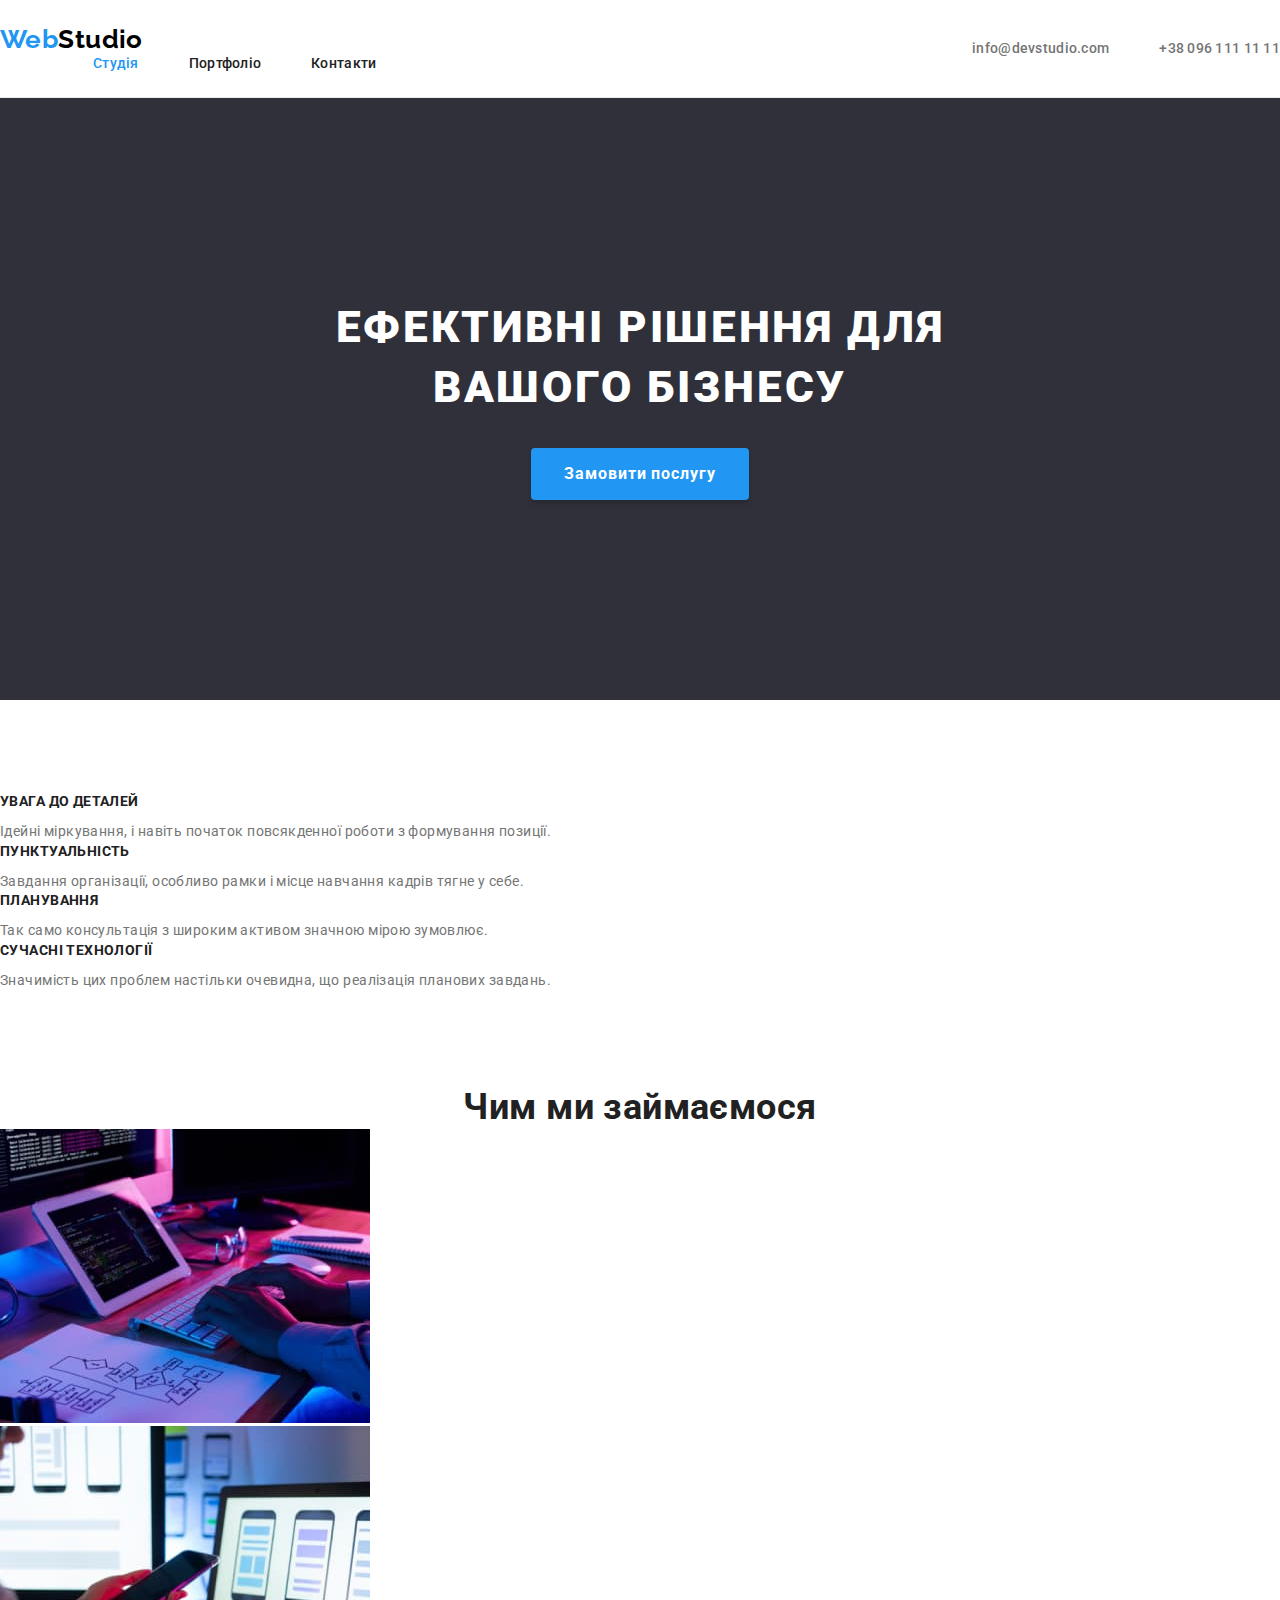
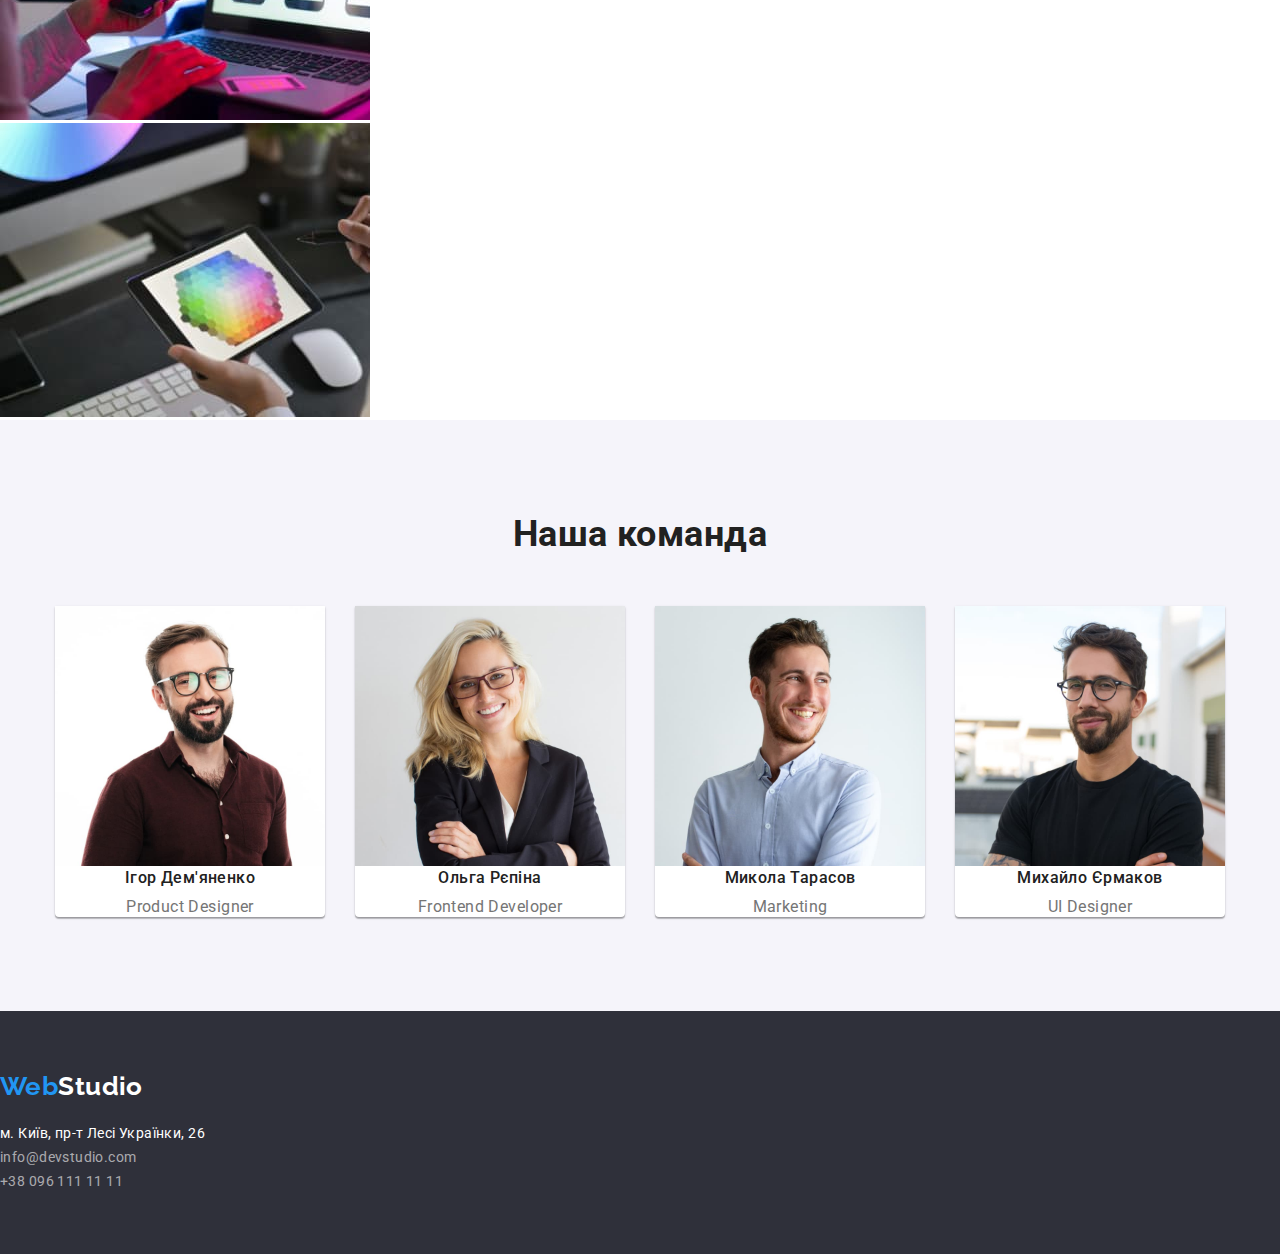
<file: index.html>
<!DOCTYPE html>
<html lang="uk">
  <head>
    <meta charset="UTF-8" />
    <meta http-equiv="X-UA-Compatible" content="IE=edge" />
    <meta name="viewport" content="width=device-width, initial-scale=1.0" />
    <title>Document</title>
    <link rel="preconnect" href="https://fonts.googleapis.com" />
    <link rel="preconnect" href="https://fonts.gstatic.com" crossorigin />
    <link
      href="https://fonts.googleapis.com/css2?family=Raleway:wght@700&family=Roboto:wght@400;500;700;900&display=swap"
      rel="stylesheet"
    />
<link rel="stylesheet" href="https://cdnjs.cloudflare.com/ajax/libs/modern-normalize/1.1.0/modern-normalize.min.css" integrity="sha512-wpPYUAdjBVSE4KJnH1VR1HeZfpl1ub8YT/NKx4PuQ5NmX2tKuGu6U/JRp5y+Y8XG2tV+wKQpNHVUX03MfMFn9Q==" crossorigin="anonymous" referrerpolicy="no-referrer" />
    <link rel="stylesheet" href="./css/style.css" />
  </head>
  <body>
    <header class="header">
<div class="conteiner header-container">
        <nav class="heder-navigation">
          <a class="icon" href="./index.html"
            ><span class="icon-web">Web</span
            ><span class="icon-studio">Studio</span></a
          >
  
          <ul class="nav-list list">
            <li class="nav-list-item"><a href="./index.html" class="link active">Студія</a></li>
            <li class="nav-list-item"><a href="./portfolio.html" class="link">Портфоліо</a></li>
            <li class="nav-list-item"><a href="" class="link">Контакти</a></li>
          </ul>
        </nav>
        <ul class="nav-contact list">
          <li>
            <a href="mailto:info@devstudio.com" target="_blank" class="contact"
              >info@devstudio.com</a
            >
          </li>
  
          <li><a href="tel:+380961111111"  class="contact">+38 096 111 11 11</a></li>
        </ul>
</div>
    </header>
    <main>
      <section class="hero conteiner">
        <h1 class="hero-titel">
          Ефективні рішення для <br />
          вашого бізнесу
        </h1>
        <button type="button" class="hero-button button">
          Замовити послугу
        </button>
      </section>

      <section class="section-qualities ">
  <div class="conteiner">
              <h2 class="title-invisible">Якості нашої компаніі</h2>
                <ul class="list qualities-conteiner-text">
                  <li class="width-column">
                    <h3 class="title">УВАГА ДО ДЕТАЛЕЙ</h3>
                    <p class="text">
                      Ідейні міркування, і навіть початок повсякденної роботи з
                      формування позиції.
                    </p>
                  </li>
                  <li class="width-column">
                    <h3 class="title">ПУНКТУАЛЬНІСТЬ</h3>
                    <p class="text">
                      Завдання організації, особливо рамки і місце навчання кадрів тягне
                      у себе.
                    </p>
                  </li>
                  <li class="width-column">
                    <h3 class="title">ПЛАНУВАННЯ</h3>
                    <p class="text">
                      Так само консультація з широким активом значною мірою зумовлює.
                    </p>
                  </li>
                  <li class="width-column">
                    <h3 class="title">СУЧАСНІ ТЕХНОЛОГІЇ</h3>
                    <p class="text">
                      Значимість цих проблем настільки очевидна, що реалізація планових
                      завдань.
                    </p>
                  </li>
                </ul>
  </div>
        </section>
  
        <section>
  <div class="conteiner">
            <h2 class="section-title">Чим ми займаємося</h2>
            <ul class="list qualities-pictures">
              <li>
                <img
                  src="./images/box1.jpg"
                  alt="На малюнку зоображена Розробка"
                  width="370"
                />
              </li>
              <li>
                <img
                  src="./images/box2.jpg"
                  alt="На малюнку зоображена Оптимізація"
                  width="370"
                />
              </li>
              <li>
                <img
                  src="./images/box3.jpg"
                  alt="На малюнку зоображений Дизайн"
                  width="370"
                />
              </li>
            </ul>
  </div>
      </section>

      <section class="section-our-team">
<div class="conteiner conteiner-section-our-team">
  
          <h2 class="section-title">Наша команда</h2>
          <ul class="list">
            <li class="item">
              <img
                src="./images/img.jpg"
                alt="Фото Ігор Дем'яненко"
                width="270"
              />
              <h3 class="title">Ігор Дем'яненко</h3>
              <p class="text" lang="en">Product Designer</p>
            </li>
            <li class="item">
              <img
                src="./images/img(1).jpg"
                alt="Фото Ольга Рєпіна"
                width="270"
              />
              <h3 class="title">Ольга Рєпіна</h3>
              <p class="text" lang="en">Frontend Developer</p>
            </li>
            <li class="item">
              <img
                src="./images/img(2).jpg"
                alt="Фото Микола Тарасов"
                width="270"
              />
              <h3 class="title">Микола Тарасов</h3>
              <p class="text" lang="en">Marketing</p>
            </li>
            <li class="item">
              <img
                src="./images/img(3).jpg"
                alt="Фото Михайло Єрмаков"
                width="270"
              />
              <h3 class="title">Михайло Єрмаков</h3>
              <p class="text" lang="en">UI Designer</p>
            </li>
          </ul>
          
</div>
      </section>
    </main>

    <footer class="footer list">
<div class="conteiner footer-conteiner">
  
        <a class="icon" href="./index.html"
          ><span class="icon-web">Web</span
          ><span class="icon-studio">Studio</span></a
        >
  
        <address>
          <ul class="address list">
            <li class="footer-address">м. Київ, пр-т Лесі Українки, 26</li>
            <li>
              <a
                class="footer-contact"
                href="mailto:info@devstudio.com"
                target="_blank"
                >info@devstudio.com</a
              >
            </li>
            <li>
              <a class="footer-contact" href="tel:+380961111111"
                >+38 096 111 11 11</a
              >
            </li>
          </ul>
        </address>
        
</div>
    </footer>
  </body>
</html>
</file>
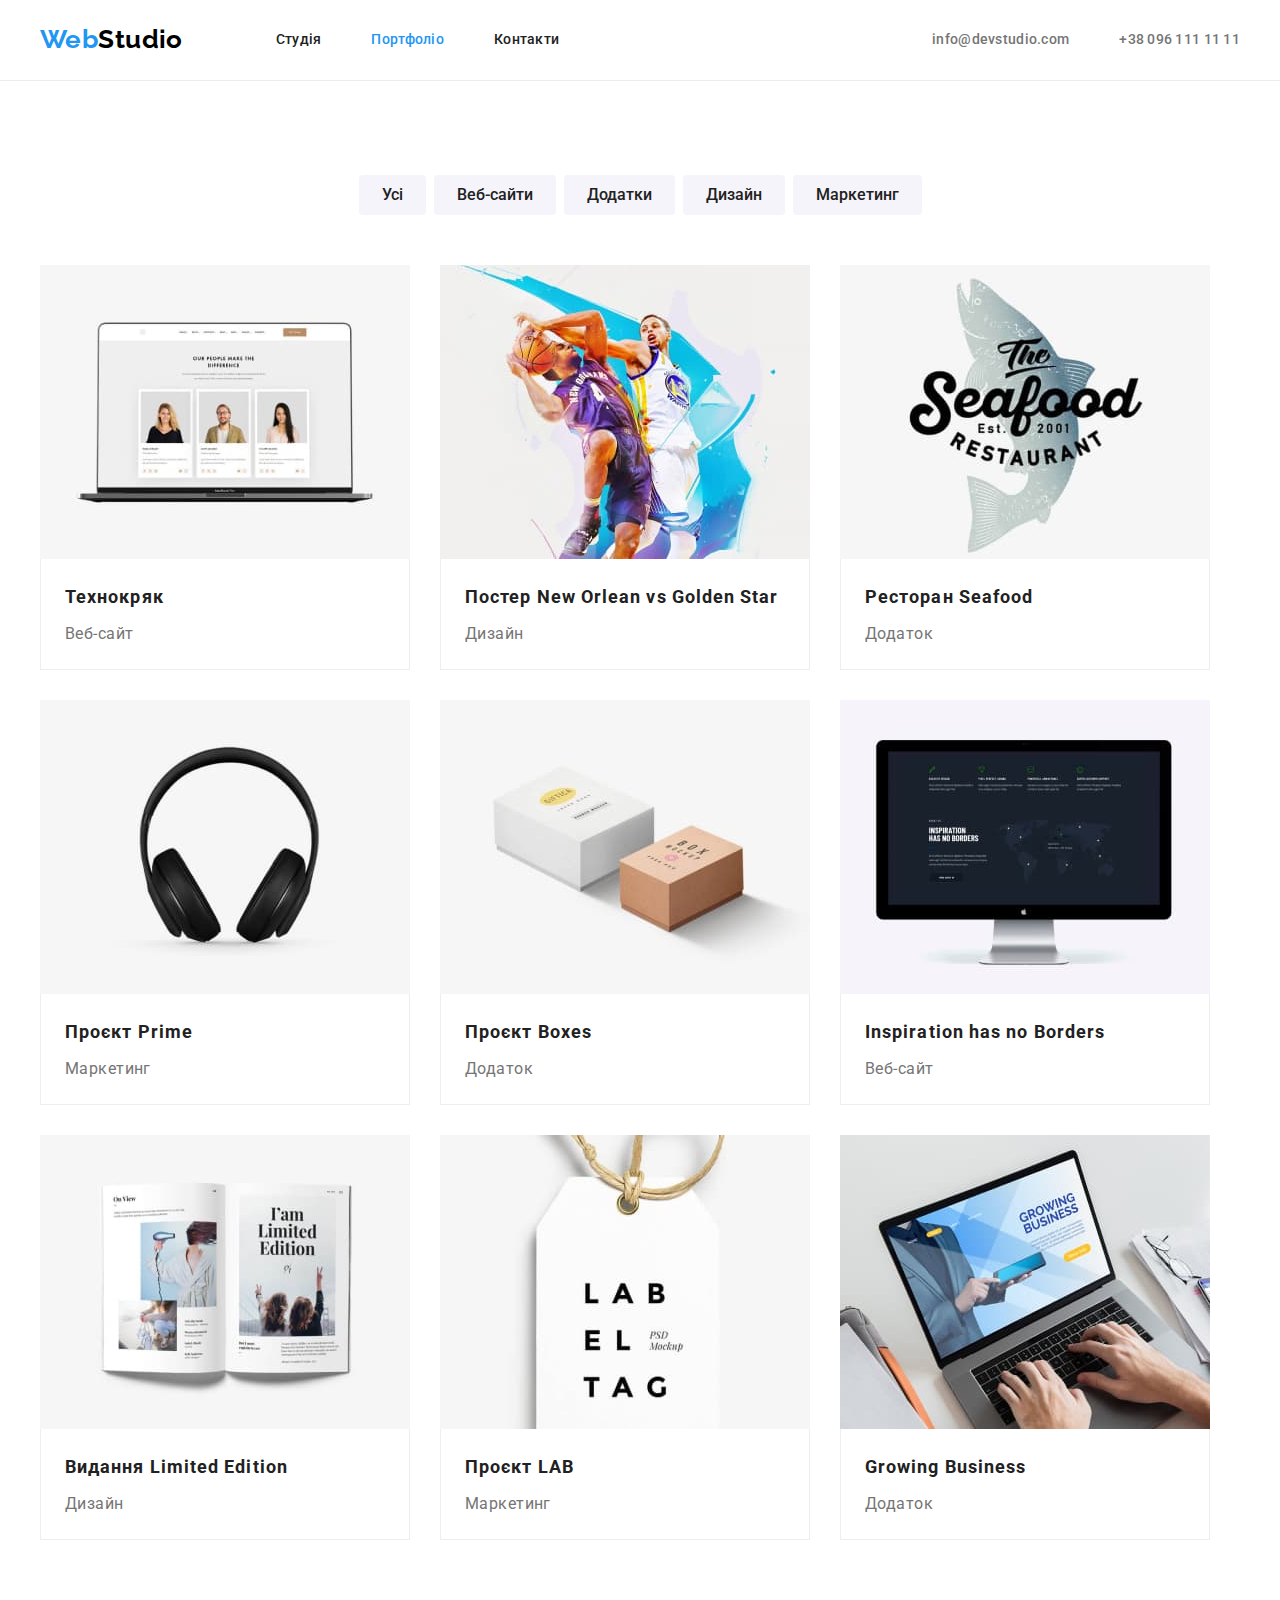
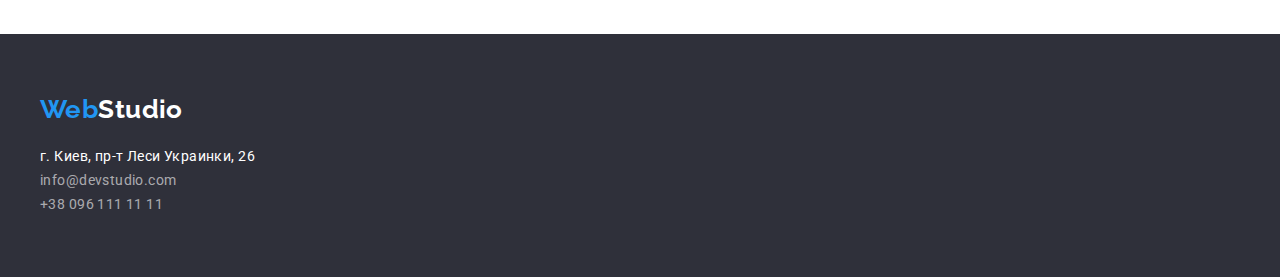
<file: portfolio.html>
<!DOCTYPE html>
<html lang="uk">
  <head>
    <meta charset="UTF-8" />
    <meta http-equiv="X-UA-Compatible" content="IE=edge" />
    <meta name="viewport" content="width=device-width, initial-scale=1.0" />
    <title>Studio</title>
    <link rel="preconnect" href="https://fonts.googleapis.com" />
    <link rel="preconnect" href="https://fonts.gstatic.com" crossorigin />
    <link
      href="https://fonts.googleapis.com/css2?family=Raleway:wght@700&family=Roboto:wght@400;500;700;900&display=swap"
      rel="stylesheet"
    />
    <link
      rel="stylesheet"
      href="https://cdnjs.cloudflare.com/ajax/libs/modern-normalize/1.1.0/modern-normalize.min.css"
      integrity="sha512-wpPYUAdjBVSE4KJnH1VR1HeZfpl1ub8YT/NKx4PuQ5NmX2tKuGu6U/JRp5y+Y8XG2tV+wKQpNHVUX03MfMFn9Q=="
      crossorigin="anonymous"
      referrerpolicy="no-referrer"
    />
    <link rel="stylesheet" href="./css/style.css" />
  </head>
  <body>
    <header class="header">
      <div class="container header-container">
        <nav class="header-navigation">
          <a class="icon" href="./index.html"
            ><span class="icon-web">Web</span
            ><span class="icon-studio">Studio</span></a
          >

          <ul class="nav-list list">
            <li class="nav-list-item">
              <a href="./index.html" class="link">Студія</a>
            </li>
            <li class="nav-list-item">
              <a href="./portfolio.html" class="link active">Портфоліо</a>
            </li>
            <li class="nav-list-item"><a href="" class="link">Контакти</a></li>
          </ul>
        </nav>
        <ul class="nav-contact list">
          <li>
            <a href="mailto:info@devstudio.com" target="_blank" class="contact"
              >info@devstudio.com</a
            >
          </li>

          <li>
            <a href="tel:+380961111111" class="contact">+38 096 111 11 11</a>
          </li>
        </ul>
      </div>
    </header>
    <main>
      <!-- filter -->
      <section class="section-filter-page-portfolio">
        <div class="container">
          <h1 class="title-invisible">Приклади наших робіт</h1>
          <ul class="list-filter list">
            <li>
              <button type="button" class="button-filter button">Усі</button>
            </li>
            <li>
              <button type="button" class="button-filter button">
                Веб-сайти
              </button>
            </li>
            <li>
              <button type="button" class="button-filter button">
                Додатки
              </button>
            </li>
            <li>
              <button type="button" class="button-filter button">Дизайн</button>
            </li>
            <li>
              <button type="button" class="button-filter button">
                Маркетинг
              </button>
            </li>
          </ul>
        

        <!-- examples of our works -->
        <ul class="examples-list list">
          <li class="examples-list-item">
            <a class="link" href="">
              <img
                src="./images/titleimg(1).jpg"
                alt="зоображення веб-сайту технокряк"
                width="370"
              />
              <div class="box-examples-title-and-text">
                <h3 class="examples-title">Технокряк</h3>
                <p class="examples-text">Веб-сайт</p>
              </div>
            </a>
          </li>
          <li class="examples-list-item">
            <a class="link" href="">
              <img
                src="./images/titleimg1(1).jpg"
                alt="зоображення дизайну Постер New Orlean vs Golden Star "
                width="370"
              />
              <div class="box-examples-title-and-text">
                <h3 class="examples-title">Постер New Orlean vs Golden Star</h3>
                <p class="examples-text">Дизайн</p>
              </div>
            </a>
          </li>
          <li class="examples-list-item">
            <a class="link" href="">
              <img
                src="./images/titleimg3(1).jpg"
                alt="зоображення Додаток Ресторан Seafood "
                width="370"
              />
              <div class="box-examples-title-and-text">
                <h3 class="examples-title">Ресторан Seafood</h3>
                <p class="examples-text">Додаток</p>
              </div>
            </a>
          </li>
          <li class="examples-list-item">
            <a class="link" href="">
              <img
                src="./images/titleimg4(1).jpg"
                alt="зоображення Маркетинг Проєкт Prime"
                width="370"
              />
              <div class="box-examples-title-and-text">
                <h3 class="examples-title">Проєкт Prime</h3>
                <p class="examples-text">Маркетинг</p>
              </div>
            </a>
          </li>
          <li class="examples-list-item">
            <a class="link" href="">
              <img
                src="./images/titleimg5(1).jpg"
                alt="зоображення Додаток Проєкт Boxes "
                width="370"
              />
              <div class="box-examples-title-and-text">
                <h3 class="examples-title">Проєкт Boxes</h3>
                <p class="examples-text">Додаток</p>
              </div>
            </a>
          </li>
          <li class="examples-list-item">
            <a class="link" href="">
              <img
                src="./images/titleimg6(1).jpg"
                alt="зоображення Веб-сайт Inspiration has no Borders "
                width="370"
              />
              <div class="box-examples-title-and-text">
                <h3 class="examples-title">Inspiration has no Borders</h3>
                <p class="examples-text">Веб-сайт</p>
              </div>
            </a>
          </li>
          <li class="examples-list-item">
            <a class="link" href="">
              <img
                src="./images/titleimg7(1).jpg"
                alt="зоображення Дизайн Видання Limited Edition"
                width="370"
              />
              <div class="box-examples-title-and-text">
                <h3 class="examples-title">Видання Limited Edition</h3>
                <p class="examples-text">Дизайн</p>
              </div>
            </a>
          </li>
          <li class="examples-list-item">
            <a class="link" href="">
              <img
                src="./images/titleimg8(1).jpg"
                alt="зоображення Маркетинг Проєкт LAB"
                width="370"
              />
              <div class="box-examples-title-and-text">
                <h3 class="examples-title">Проєкт LAB</h3>
                <p class="examples-text">Маркетинг</p>
              </div>
            </a>
          </li>
          <li class="examples-list-item">
            <a class="link" href="">
              <img
                src="./images/titleimg9(1).jpg"
                alt="зоображення Додаток Growing Business"
                width="370"
              />
              <div class="box-examples-title-and-text">
                <h3 class="examples-title">Growing Business</h3>
                <p class="examples-text">Додаток</p>
              </div>
            </a>
          </li>
        </ul>
        </div>
      </section>
    </main>
    <footer class="footer list">
      <div class="container">
        <a class="icon" href="./index.html"
          ><span class="icon-web">Web</span
          ><span class="icon-studio">Studio</span></a
        >

        <address>
          <ul class="address list">
            <li>
              <a
                class="footer-address"
                href="https://goo.gl/maps/MC3FKYj6ZszySW3c8"
                target="_blank"
                rel="noreferrer noopener"
              >
                г. Киев, пр-т Леси Украинки, 26</a
              >
            </li>
            <li>
              <a
                class="footer-contact"
                href="mailto:info@devstudio.com"
                target="_blank"
                >info@devstudio.com</a
              >
            </li>
            <li>
              <a class="footer-contact" href="tel:+380961111111"
                >+38 096 111 11 11</a
              >
            </li>
          </ul>
        </address>
      </div>
    </footer>
  </body>
</html>
</file>
<file: css/style.css>
:root {
  --primary-text-color: #757575;
  --secondary-text-color: #212121;

  --primary-background-color: #ffffff;
  --secondary-background-color: #2f303a;
  --header-background-color: #ffffff;
  --filrer-button-background-color: #f5f4fa;
  --our-team-background-color: #f5f4fa;
  --active-color: #2196f3;

  --white-color-text: #ffffff;
  --black-color-text: #000000;
}
h1,
h2,
h3,
h4,
h5,
h6,
p {
  margin: 0;
}

ul,
ol {
  margin: 0;
  padding-left: 0;
}

body {
  background: var(--primary-background-color);
  font-family: "Roboto", sans-serif;
  color: var(--primary-text-color);
  letter-spacing: 0.03em;
  font-size: 14px;
  margin: 0;

}
.list {
  list-style: none;
}
.button {
  font-family: inherit;
  border: 1px solid transparent;
}

.container {
  width: 1200px;
  padding-left: 15px;
  padding-right: 15px;
  margin: 0 auto;
}

.title-invisible {
  position: absolute;
  width: 1px;
  height: 1px;
  margin: -1px;
  border: 0;
  padding: 0;
  white-space: nowrap;
  clip-path: inset(100%);
  clip: rect(0 0 0 0);
  overflow: hidden;
}

/* header */

.header {
  padding-top: 24px;
  padding-bottom: 25px;
  border-bottom: 1px solid #ececec;
}

.header-container {
  display: flex;
  align-items: center;
  margin-right: auto;
  justify-content: space-between;
}

.header-navigation {
  display: flex;
  align-items: center;
  margin-right: auto;
}

.icon {
  font-family: "Raleway", sans-serif;
  font-weight: 700;
  font-size: 26px;
  line-height: 1.2;
  text-decoration: none;
}
.icon-web {
  color: var(--active-color);
}
.icon-studio {
  color: var(--black-color-text);
}
.footer .icon-studio {
  color: var(--white-color-text);
}

.header .nav-list .active {
  color: var(--active-color);
}

/* navigation */

.nav-list {
  display: flex;
  gap: 50px;
  margin-left: 93px;
}

.nav-list .link {
  font-weight: 500;
  line-height: 1.14;
  letter-spacing: 0.02em;
  color: var(--secondary-text-color);
  text-decoration: none;
}

.nav-list .link:focus,
.nav-list .link:hover {
  color: var(--active-color);
}

.nav-contact {
  display: flex;
  gap: 50px;
}

.nav-contact .contact {
  font-weight: 500;
  line-height: 1.14;
  letter-spacing: 0.02em;
  color: var(--primary-text-color);
  text-decoration: none;
}

.nav-contact a:hover,
.nav-contact a:focus {
  color: var(--active-color);
}

/* hero */

.hero {
  background: var(--secondary-background-color);
  padding-top: 200px;
  padding-bottom: 200px;
}

.hero-titel {
  font-weight: 900;
  font-size: 44px;
  line-height: 1.36;
  letter-spacing: 0.06em;
  text-transform: uppercase;
  color: var(--white-color-text);
  max-width: 696px;
  margin: 0 auto;
  text-align: center;
}

.hero-button {
  font-weight: 700;
  font-size: 16px;
  line-height: 1.87;
  letter-spacing: 0.06em;
  color: var(--white-color-text);
  background: var(--active-color);
  cursor: pointer;

  border-radius: 4px;
  padding: 10px 32px;
  box-shadow: 0px 4px 4px rgba(0, 0, 0, 0.15);
  margin: 0 auto;
  display: block;
  margin-top: 30px;
}

.hero-button:focus {
  color: none;
}

/* section qualities our company  */

.qualities-container-text {
  display: flex;
  gap: 30px;
}

.section-qualities {
  padding: 94px 0;
}
.section-qualities .title {
  font-size: 14px;
  line-height: 1.14;
  text-transform: uppercase;
  color: var(--secondary-text-color);
}

.section-qualities .text {
  line-height: 1.71;
  margin-top: 10px;
}

.section-qualities-pictures {
  padding: 0 0 94px 0;
}

.section-title {
  font-size: 36px;
  line-height: 1.16;
  text-align: center;
  color: var(--secondary-text-color);
}

.qualities-pictures-list {
  display: flex;
  gap: 30px;
  margin-top: 50px;
  justify-content: center;
}

.image-qulities{
  display: block;
}

/* our-team */

.section-our-team {
  padding: 94px 0;
  background: var(--our-team-background-color);
}

.section-our-team .item {
  background: #ffffff;
  text-align: center;
  box-shadow: 0px 1px 3px rgba(0, 0, 0, 0.12), 0px 1px 1px rgba(0, 0, 0, 0.14),
    0px 2px 1px rgba(0, 0, 0, 0.2);
  border-radius: 0px 0px 4px 4px;
}

.section-our-team .list {
  display: flex;
  gap: 30px;
 margin-top: 50px;
  justify-content: center;

}





.section-our-team .title {
  font-weight: 500;
  font-size: 16px;
  line-height: 1.18;
  color: var(--secondary-text-color);
}

.section-our-team .text {
  font-size: 16px;
  line-height: 1.18;

  margin-top: 10px;
}

.image-our-team{
  display: block;
}

.our-team-title-and-text{
  padding: 30px 0;
 
}

/* footer */


.address{
  margin-top: 20px;
}

.footer-address {
  color: var(--white-color-text);
  line-height: 1.71;
  font-style: normal;
  text-decoration: none;

}

.footer-contact {
  color: rgba(255, 255, 255, 0.6);
  text-decoration: none;
  line-height: 1.71;
  font-style: normal;


  margin-top: 9px;
}

.footer-contact:hover,
.footer-contact:focus {
  color: var(--active-color);
}

.footer {
  background: var(--secondary-background-color);
   padding: 60px 0;
}

/* page portfolio */

/* filter */

.section-filter-page-portfolio {
  padding: 94px 0;
}
.list-filter {
  display: flex;
  gap: 8px;
  justify-content: center;
}

.list-filter .button-filter {
  font-weight: 500;
  font-size: 16px;
  line-height: 1.62;
  color: var(--secondary-text-color);
  background: var(--filrer-button-background-color);
  cursor: pointer;
  border-radius: 4px;
  padding: 6px 22px;
}



.list-filter .button-filter:hover,
.list-filter .button-filter:focus {
  background-color: var(--active-color);
  color: var(--white-color-text);
  box-shadow: 0px 3px 1px rgba(0, 0, 0, 0.1), 0px 1px 2px rgba(0, 0, 0, 0.08), 0px 2px 2px rgba(0, 0, 0, 0.12);
}

/* <!-- examples of our works --> */

.examples-list {
  margin-top: 50px;
  display: flex;
  flex-wrap: wrap;
  gap: 30px; 
}



.examples-list img{
  display: block;
}

.examples-list .link {
  text-decoration: none;
}

.box-examples-title-and-text {
  border: 1px solid  #eeeeee;
  border-top: none;
  padding: 20px 24px;
}

.examples-list .examples-title {
  font-size: 18px;
  line-height: 2;
  letter-spacing: 0.06em;
  color: var(--secondary-text-color);


}

.examples-list .examples-text {
  font-size: 16px;
  line-height: 1.87;
  color: var(--primary-text-color);

  margin-top: 4px;
}
</file>
